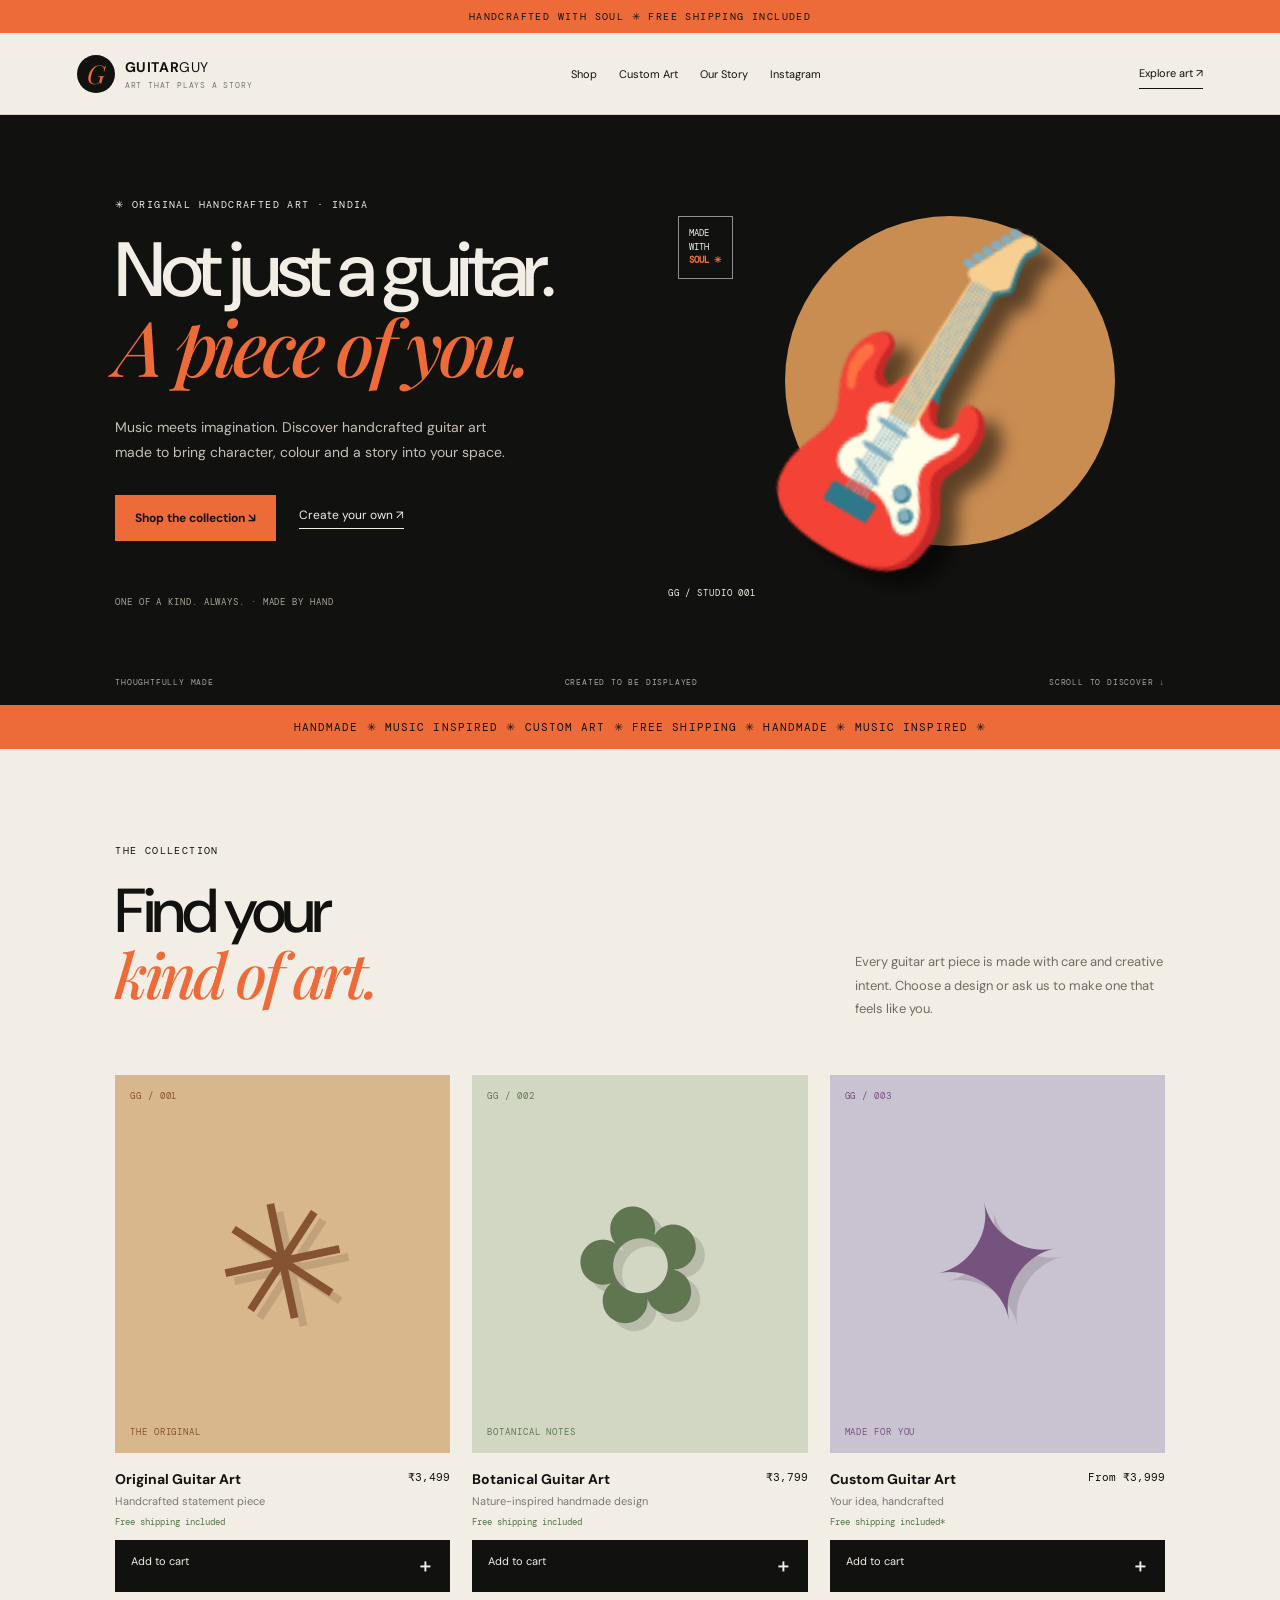
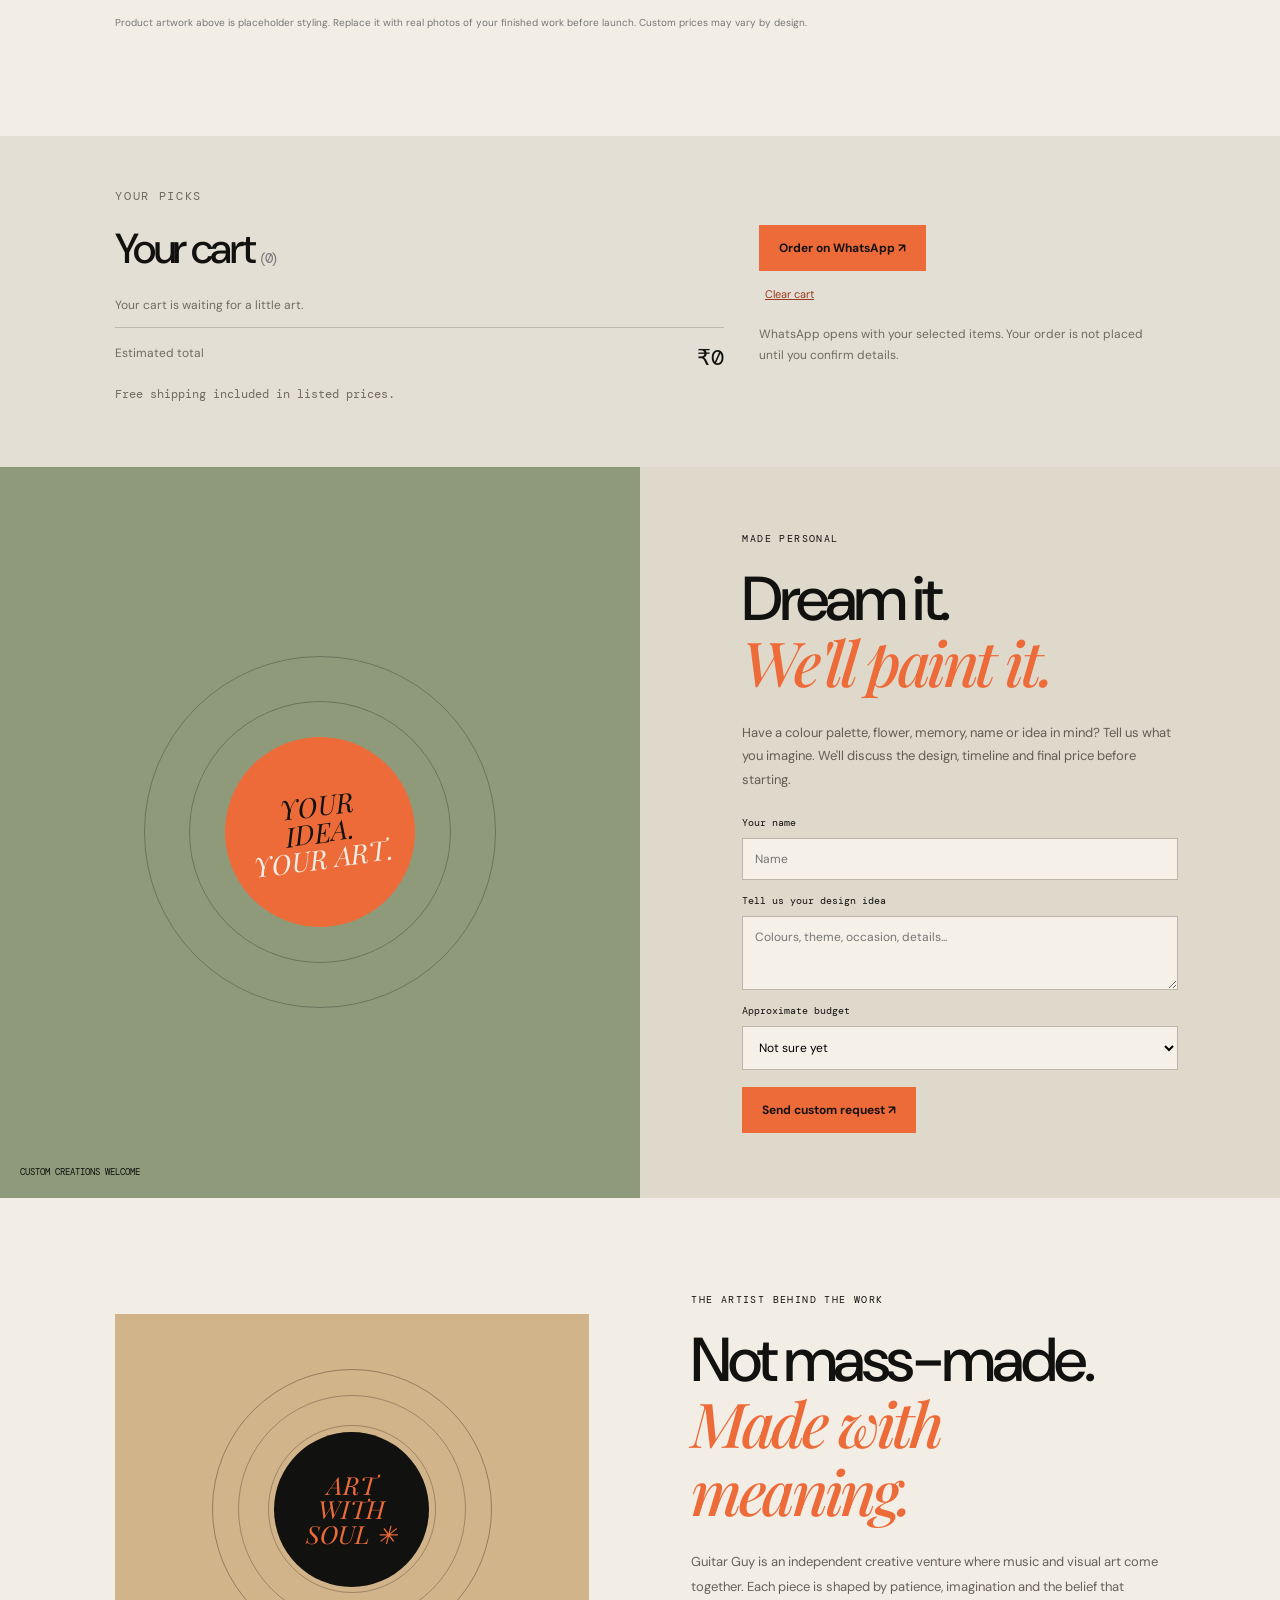
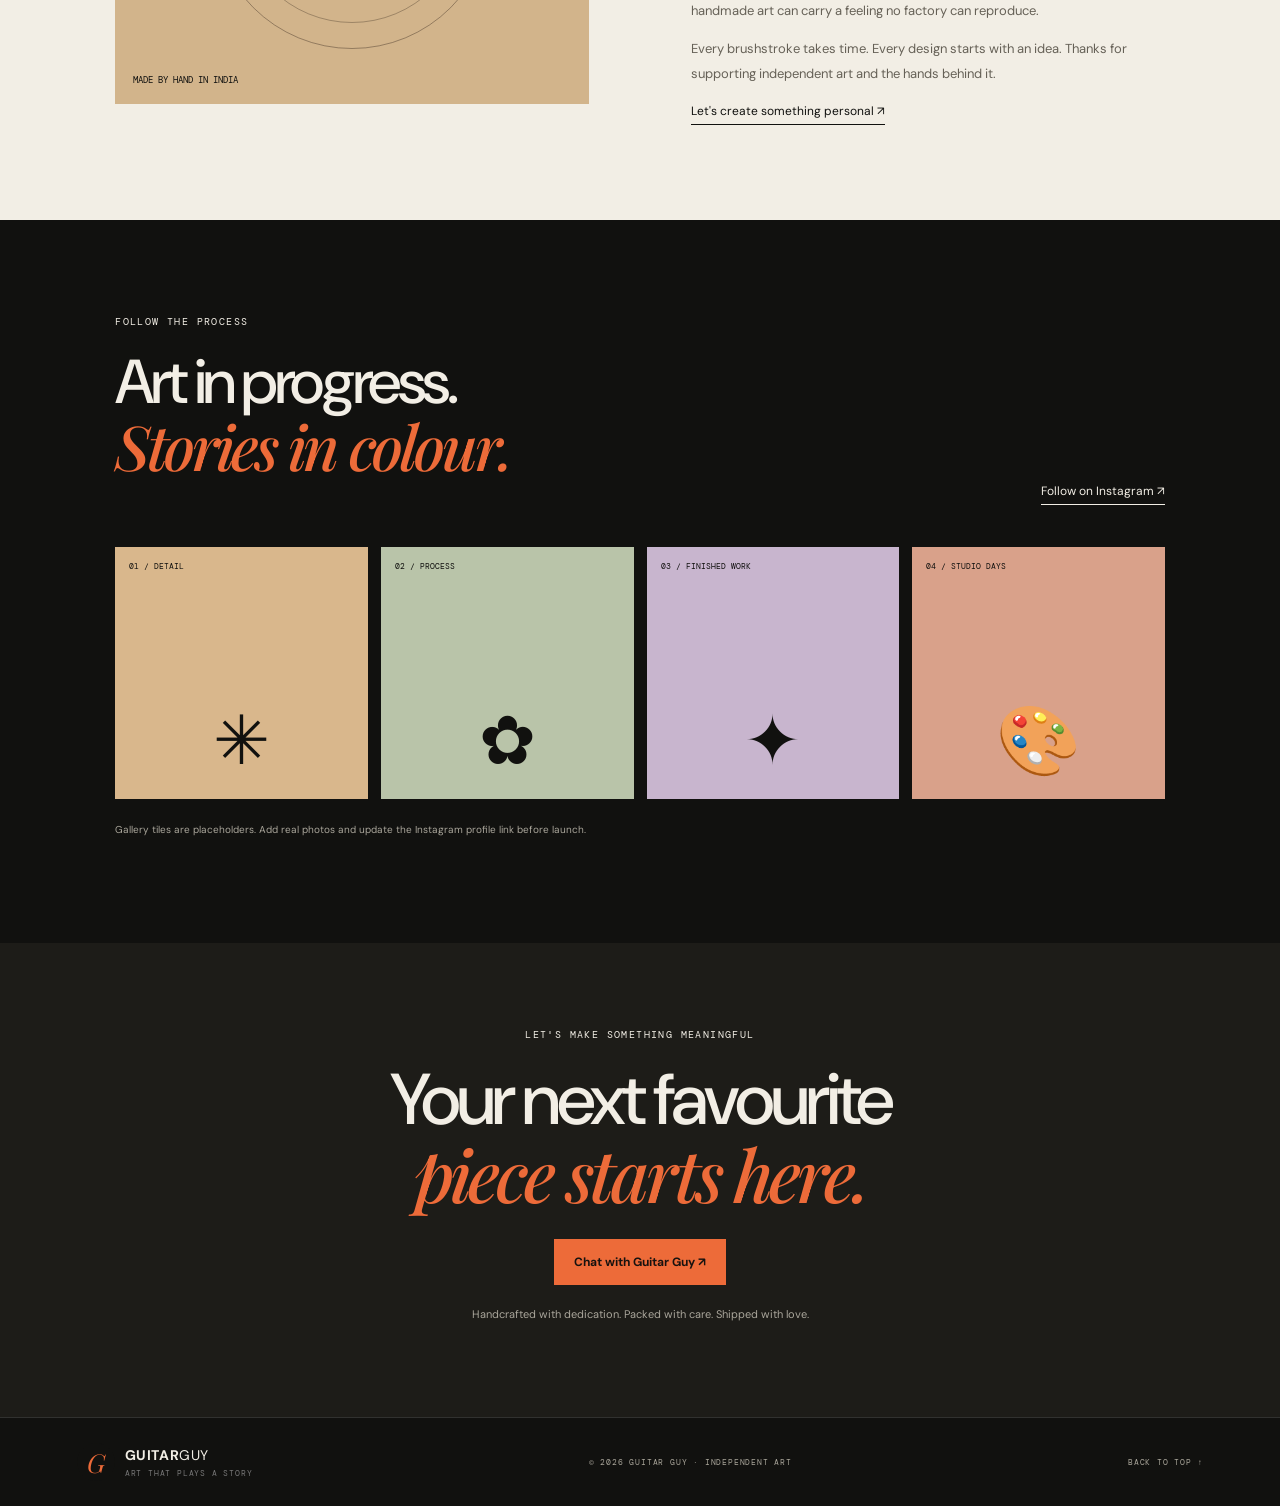
<file: public/index.html>
<!doctype html>
<html lang="en"><head>
<meta charset="utf-8"><meta name="viewport" content="width=device-width,initial-scale=1">
<meta name="theme-color" content="#11110f"><title>Guitar Guy — Handcrafted Guitar Art</title>
<link rel="stylesheet" href="style.css"></head>
<body>
<div class="announcement">HANDCRAFTED WITH SOUL ✳ FREE SHIPPING INCLUDED</div>
<header class="header"><a class="brand" href="#home"><b class="mark">G</b><span>GUITAR<span class="light">GUY</span><small>ART THAT PLAYS A STORY</small></span></a><nav><a href="#shop">Shop</a><a href="#custom">Custom Art</a><a href="#story">Our Story</a><a href="#instagram">Instagram</a></nav><a class="toplink" href="#shop">Explore art ↗</a></header>
<main id="home">
<section class="hero"><div class="hero-copy"><p class="eyebrow">✳ ORIGINAL HANDCRAFTED ART · INDIA</p><h1>Not just a guitar.<br><em>A piece of you.</em></h1><p class="lead">Music meets imagination. Discover handcrafted guitar art made to bring character, colour and a story into your space.</p><div class="actions"><a class="btn orange" href="#shop">Shop the collection ↘</a><a class="underlink" href="#custom">Create your own ↗</a></div><p class="hero-note">ONE OF A KIND. ALWAYS. · MADE BY HAND</p></div><div class="hero-art"><div class="sun"></div><div class="guitar">🎸</div><div class="stamp">MADE<br>WITH<br><b>SOUL ✳</b></div><span class="art-label">GG / STUDIO 001</span></div><div class="hero-bottom">THOUGHTFULLY MADE <span>CREATED TO BE DISPLAYED</span> SCROLL TO DISCOVER ↓</div></section>
<div class="marquee">HANDMADE ✳ MUSIC INSPIRED ✳ CUSTOM ART ✳ FREE SHIPPING ✳ HANDMADE ✳ MUSIC INSPIRED ✳</div>
<section class="section" id="shop"><div class="section-head"><div><p class="eyebrow">THE COLLECTION</p><h2>Find your<br><em>kind of art.</em></h2></div><p class="desc">Every guitar art piece is made with care and creative intent. Choose a design or ask us to make one that feels like you.</p></div>
<div class="products">
<article class="product"><div class="photo p1"><span>GG / 001</span><b>✳</b><small>THE ORIGINAL</small></div><div class="details"><div><h3>Original Guitar Art</h3><p>Handcrafted statement piece</p></div><strong>₹3,499</strong></div><p class="ship">Free shipping included</p><button class="add" data-name="Original Guitar Art" data-price="3499">Add to cart <b>＋</b></button></article>
<article class="product"><div class="photo p2"><span>GG / 002</span><b>✿</b><small>BOTANICAL NOTES</small></div><div class="details"><div><h3>Botanical Guitar Art</h3><p>Nature-inspired handmade design</p></div><strong>₹3,799</strong></div><p class="ship">Free shipping included</p><button class="add" data-name="Botanical Guitar Art" data-price="3799">Add to cart <b>＋</b></button></article>
<article class="product"><div class="photo p3"><span>GG / 003</span><b>✦</b><small>MADE FOR YOU</small></div><div class="details"><div><h3>Custom Guitar Art</h3><p>Your idea, handcrafted</p></div><strong>From ₹3,999</strong></div><p class="ship">Free shipping included*</p><button class="add" data-name="Custom Guitar Art enquiry" data-price="3999">Add to cart <b>＋</b></button></article>
</div><p class="fineprint">Product artwork above is placeholder styling. Replace it with real photos of your finished work before launch. Custom prices may vary by design.</p></section>
<section class="cart"><div><p class="eyebrow">YOUR PICKS</p><h2>Your cart <small id="count">(0)</small></h2><p id="empty">Your cart is waiting for a little art.</p><div id="items"></div><p class="total">Estimated total <strong id="total">₹0</strong></p><p class="ship">Free shipping included in listed prices.</p></div><div><button class="btn orange" id="checkout">Order on WhatsApp ↗</button><button class="clear" id="clear">Clear cart</button><p class="fineprint">WhatsApp opens with your selected items. Your order is not placed until you confirm details.</p></div></section>
<section class="custom" id="custom"><div class="custom-art"><div class="circle">YOUR<br>IDEA.<br><em>YOUR ART.</em></div><small>CUSTOM CREATIONS WELCOME</small></div><div class="custom-copy"><p class="eyebrow">MADE PERSONAL</p><h2>Dream it.<br><em>We'll paint it.</em></h2><p>Have a colour palette, flower, memory, name or idea in mind? Tell us what you imagine. We'll discuss the design, timeline and final price before starting.</p><form id="custom-form"><label for="name">Your name</label><input id="name" required placeholder="Name"><label for="idea">Tell us your design idea</label><textarea id="idea" required rows="3" placeholder="Colours, theme, occasion, details..."></textarea><label for="budget">Approximate budget</label><select id="budget"><option>Not sure yet</option><option>₹3,500–₹4,000</option><option>₹4,000–₹5,000</option><option>₹5,000+</option></select><button class="btn orange" type="submit">Send custom request ↗</button></form></div></section>
<section class="story section" id="story"><div class="story-art"><div class="orbit"></div><div class="seal">ART<br>WITH<br>SOUL ✳</div><small>MADE BY HAND IN INDIA</small></div><div><p class="eyebrow">THE ARTIST BEHIND THE WORK</p><h2>Not mass-made.<br><em>Made with meaning.</em></h2><p class="story-text">Guitar Guy is an independent creative venture where music and visual art come together. Each piece is shaped by patience, imagination and the belief that handmade art can carry a feeling no factory can reproduce.</p><p class="story-text">Every brushstroke takes time. Every design starts with an idea. Thanks for supporting independent art and the hands behind it.</p><a class="underlink" href="#custom">Let's create something personal ↗</a></div></section>
<section class="instagram section" id="instagram"><div class="section-head"><div><p class="eyebrow">FOLLOW THE PROCESS</p><h2>Art in progress.<br><em>Stories in colour.</em></h2></div><a class="underlink" id="insta-link" href="https://instagram.com/" target="_blank" rel="noopener">Follow on Instagram ↗</a></div><div class="insta-grid"><div class="tile t1"><span>01 / DETAIL</span><b>✳</b></div><div class="tile t2"><span>02 / PROCESS</span><b>✿</b></div><div class="tile t3"><span>03 / FINISHED WORK</span><b>✦</b></div><div class="tile t4"><span>04 / STUDIO DAYS</span><b>🎨</b></div></div><p class="fineprint">Gallery tiles are placeholders. Add real photos and update the Instagram profile link before launch.</p></section>
<section class="contact"><p class="eyebrow">LET'S MAKE SOMETHING MEANINGFUL</p><h2>Your next favourite<br><em>piece starts here.</em></h2><a class="btn orange" id="contact-link" href="#">Chat with Guitar Guy ↗</a><p>Handcrafted with dedication. Packed with care. Shipped with love.</p></section>
</main><footer><a class="brand" href="#home"><b class="mark">G</b><span>GUITAR<span class="light">GUY</span><small>ART THAT PLAYS A STORY</small></span></a><span>© <span id="year"></span> GUITAR GUY · INDEPENDENT ART</span><a href="#home">BACK TO TOP ↑</a></footer><script src="script.js"></script></body></html>
</file>
<file: public/style.css>
@import url('https://fonts.googleapis.com/css2?family=DM+Mono:wght@400;500&family=DM+Sans:wght@400;500;600;700&family=Playfair+Display:ital,wght@0,500;0,600;1,500&display=swap');
:root{--black:#11110f;--paper:#f2eee5;--orange:#ed6b39;--muted:#aaa69b;--serif:'Playfair Display',Georgia,serif;--sans:'DM Sans',Arial,sans-serif;--mono:'DM Mono',monospace}*{box-sizing:border-box}html{scroll-behavior:smooth;scroll-padding-top:80px}body{margin:0;background:var(--paper);color:var(--black);font-family:var(--sans)}a{color:inherit;text-decoration:none}button,input,textarea,select{font:inherit}.announcement{text-align:center;background:var(--orange);padding:10px;font:10px var(--mono);letter-spacing:.14em}.header{height:82px;padding:0 6vw;display:flex;align-items:center;justify-content:space-between;gap:20px;border-bottom:1px solid #2222}.brand{display:flex;align-items:center;gap:10px;font-size:14px;font-weight:700;letter-spacing:.04em}.mark{display:grid;place-items:center;width:38px;height:38px;border-radius:50%;background:var(--black);color:var(--orange);font:italic 26px var(--serif)}.light{font-weight:400}.brand small{display:block;color:#777;font:8px var(--mono);letter-spacing:.1em;margin-top:4px}.header nav{display:flex;gap:22px}.header nav a,.toplink{font-size:11px}.toplink{border-bottom:1px solid;padding:8px 0}.hero{position:relative;display:grid;grid-template-columns:1fr .9fr;min-height:590px;padding:65px 9vw 70px;background:var(--black);color:var(--paper);overflow:hidden}.hero-copy{align-self:center;z-index:1}.eyebrow{font:10px var(--mono);letter-spacing:.14em;margin:0 0 22px}.hero h1{font-size:clamp(48px,6vw,82px);line-height:.98;letter-spacing:-.06em;font-weight:500;margin:0 0 25px}h2{font-size:clamp(39px,5vw,62px);line-height:1.02;letter-spacing:-.055em;font-weight:500;margin:0 0 24px}h1 em,h2 em{font-family:var(--serif);font-weight:500;color:var(--orange)}.lead{max-width:410px;color:#c6c1b7;font-size:14px;line-height:1.8}.actions{display:flex;align-items:center;gap:23px;flex-wrap:wrap;margin-top:30px}.btn{display:inline-flex;justify-content:center;align-items:center;padding:15px 20px;border:0;font-size:12px;font-weight:700;cursor:pointer}.orange{background:var(--orange);color:#17120f}.btn:hover{filter:brightness(1.07)}.underlink{display:inline-block;border-bottom:1px solid currentColor;padding-bottom:5px;font-size:12px}.hero-note{margin-top:55px;color:#aaa69b;font:9px var(--mono);letter-spacing:.1em}.hero-art{position:relative;display:grid;place-items:center;min-height:400px}.sun{position:absolute;width:min(32vw,330px);aspect-ratio:1;border-radius:50%;background:#c98c51;right:10%;top:8%}.guitar{z-index:1;font-size:clamp(150px,24vw,280px);filter:drop-shadow(14px 18px 8px #0008);transform:rotate(-12deg)}.stamp{position:absolute;top:8%;left:2%;z-index:2;border:1px solid #fff8;padding:10px;font:9px/1.5 var(--mono)}.stamp b{color:var(--orange)}.art-label{position:absolute;bottom:8%;left:0;font:9px var(--mono);letter-spacing:.1em}.hero-bottom{position:absolute;bottom:18px;left:9vw;right:9vw;display:flex;justify-content:space-between;color:#aaa69b;font:8px var(--mono);letter-spacing:.1em}.marquee{background:var(--orange);white-space:nowrap;overflow:hidden;padding:15px;text-align:center;font:11px var(--mono);letter-spacing:.1em}.section{padding:95px 9vw}.section-head{display:flex;align-items:end;justify-content:space-between;gap:28px;margin-bottom:42px}.desc{max-width:310px;color:#706c63;font-size:13px;line-height:1.8}.products{display:grid;grid-template-columns:repeat(3,minmax(0,1fr));gap:22px}.photo{aspect-ratio:4/4.5;position:relative;display:grid;place-items:center;overflow:hidden}.photo span,.photo small{position:absolute;left:15px;font:9px var(--mono);letter-spacing:.1em}.photo span{top:15px}.photo small{bottom:15px}.photo b{font-size:160px;font-weight:400;transform:rotate(-12deg);text-shadow:7px 10px #33251b25}.p1{background:#d9b78c;color:#855332}.p2{background:#d2d7c4;color:#5f7651}.p3{background:#c9c2d1;color:#76537e}.details{display:flex;justify-content:space-between;gap:10px;align-items:start;padding:17px 0 8px}.details h3{font-size:14px;margin:0 0 6px}.details p{font-size:11px;color:#777;margin:0}.details strong{font:11px var(--mono);white-space:nowrap}.ship{font:9px var(--mono);color:#55724a;margin:0 0 12px}.add{width:100%;display:flex;justify-content:space-between;background:var(--black);color:var(--paper);padding:13px 15px;border:1px solid var(--black);cursor:pointer;font-size:11px}.add:hover{background:var(--orange);color:var(--black);border-color:var(--orange)}.add b{font-size:18px}.fineprint{font-size:10px;line-height:1.7;color:#777;margin-top:22px}.cart{background:#e4dfd4;padding:50px 9vw;display:grid;grid-template-columns:1.2fr .8fr;gap:35px}.cart h2{font-size:42px}.cart h2 small{font:14px var(--mono);color:#777}.cart p{font-size:12px;color:#6f6b62;line-height:1.7}.cart-row{display:flex;justify-content:space-between;gap:12px;font-size:12px;padding:8px 0;border-bottom:1px solid #2222}.cart-row button,.clear{border:0;background:none;text-decoration:underline;cursor:pointer;color:#9b3b21;font-size:11px}.total{display:flex;justify-content:space-between;border-top:1px solid #2223;padding-top:15px}.total strong{font:22px var(--mono);color:var(--black)}.cart>div:last-child{align-self:center}.clear{display:block;margin-top:15px}.custom{display:grid;grid-template-columns:1fr 1fr;background:#dfd9cc}.custom-art{min-height:500px;background:#8f9a7b;display:grid;place-items:center;position:relative;overflow:hidden}.custom-art:before,.custom-art:after{content:'';position:absolute;width:350px;height:350px;border:1px solid #252b1c55;border-radius:50%}.custom-art:after{width:260px;height:260px}.circle{z-index:1;width:190px;height:190px;border-radius:50%;background:var(--orange);display:grid;place-content:center;text-align:center;font:italic 27px/.98 var(--serif);transform:rotate(-8deg)}.circle em{color:var(--paper)}.custom-art small{position:absolute;bottom:20px;left:20px;font:9px var(--mono)}.custom-copy{padding:65px 8vw;align-self:center}.custom-copy>p:not(.eyebrow){font-size:13px;line-height:1.8;color:#615d54}.custom form{display:grid;gap:9px;margin-top:20px}.custom label{font:10px var(--mono);margin-top:5px}.custom input,.custom textarea,.custom select{width:100%;padding:12px;border:1px solid #bdb6a8;background:#f5f1e9;font-size:12px}.custom form .btn{justify-self:start;margin-top:8px}.story{display:grid;grid-template-columns:1fr 1fr;align-items:center;gap:8vw}.story-art{min-height:390px;background:#d2b48b;position:relative;display:grid;place-items:center;overflow:hidden}.orbit{width:280px;height:280px;border:1px solid #35271d66;border-radius:50%;position:absolute}.orbit:before,.orbit:after{content:'';position:absolute;inset:25px;border:1px solid #35271d55;border-radius:50%}.orbit:after{inset:55px}.seal{width:155px;height:155px;border-radius:50%;background:var(--black);color:var(--orange);display:grid;place-content:center;text-align:center;font:italic 25px/.98 var(--serif);z-index:1}.story-art small{position:absolute;bottom:18px;left:18px;font:9px var(--mono)}.story-text{font-size:13px;line-height:1.9;color:#666157}.instagram{background:var(--black);color:var(--paper)}.insta-grid{display:grid;grid-template-columns:repeat(4,1fr);gap:13px}.tile{aspect-ratio:1;display:flex;flex-direction:column;justify-content:space-between;padding:14px;color:var(--black)}.tile span{font:8px var(--mono)}.tile b{font-size:68px;font-weight:400;align-self:center}.t1{background:#d9b78c}.t2{background:#b9c4a9}.t3{background:#c8b5ce}.t4{background:#d9a18a}.instagram .fineprint{color:#aaa69b}.contact{text-align:center;background:#1d1c18;color:var(--paper);padding:85px 20px}.contact h2{font-size:clamp(43px,6vw,72px)}.contact p:last-child{font-size:11px;color:#aaa69b;margin-top:22px}footer{display:flex;align-items:center;justify-content:space-between;gap:20px;background:var(--black);color:var(--paper);padding:25px 6vw;border-top:1px solid #fff2}footer>span,footer>a:last-child{font:8px var(--mono);letter-spacing:.1em;color:#aaa69b}
@media(max-width:850px){.header{padding:0 5vw}.header nav{gap:12px}.header nav a{font-size:10px}.toplink{display:none}.hero{grid-template-columns:1fr;padding:50px 7vw 65px}.hero-art{min-height:340px}.sun{width:260px;right:18%}.section{padding:70px 7vw}.custom-copy{padding:50px 7vw}.cart{padding:40px 7vw}.story{gap:30px}.story-art{min-height:320px}}
@media(max-width:560px){.header{height:auto;min-height:72px;flex-wrap:wrap;padding:14px 5vw}.header nav{order:3;width:100%;justify-content:space-between;padding-top:10px;border-top:1px solid #2222}.hero h1{font-size:52px}.hero-art{min-height:290px}.guitar{font-size:190px}.hero-bottom{font-size:7px}.hero-bottom span{display:none}.section{padding:58px 6vw}.section-head{align-items:start;flex-direction:column}.products{grid-template-columns:1fr;gap:28px}.photo{aspect-ratio:1}.cart{grid-template-columns:1fr;padding:38px 6vw}.custom{grid-template-columns:1fr}.custom-art{min-height:280px}.custom-copy{padding:42px 6vw}.story{grid-template-columns:1fr;padding:58px 6vw}.story-art{min-height:290px}.insta-grid{grid-template-columns:repeat(2,1fr)}footer{flex-wrap:wrap;padding:24px 5vw}footer>span{order:3;width:100%}footer>a:last-child{margin-left:auto}}
</file>
